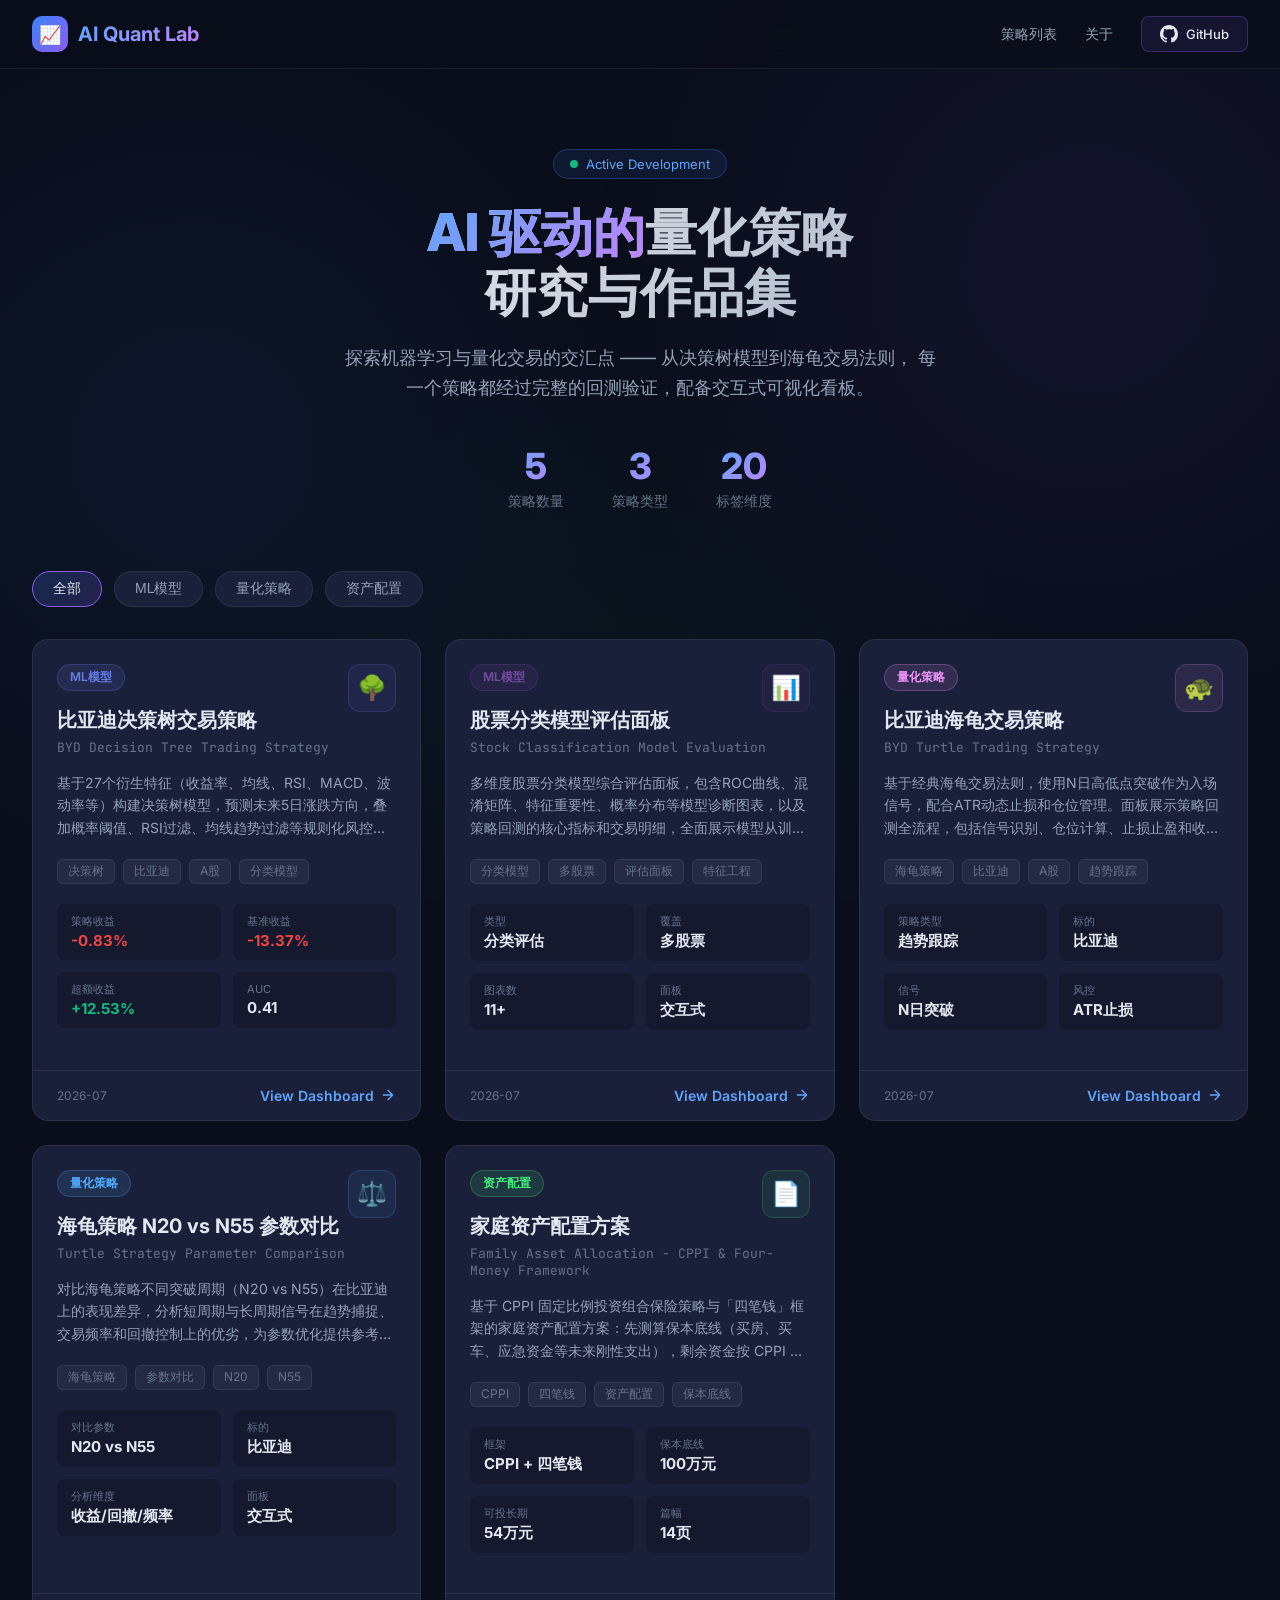
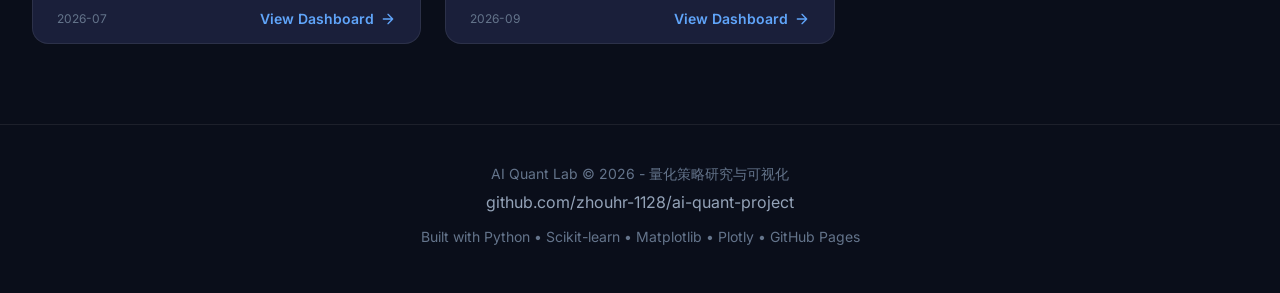
<file: index.html>
<!DOCTYPE html>
<html lang="zh-CN">
<head>
  <meta charset="UTF-8">
  <meta name="viewport" content="width=device-width, initial-scale=1.0">
  <title>AI Quant Lab - 量化策略作品集</title>
  <meta name="description" content="AI驱动的量化交易策略研究与实践作品集 - 决策树、海龟策略、分类模型等">
  <link rel="icon" href="data:image/svg+xml,<svg xmlns='http://www.w3.org/2000/svg' viewBox='0 0 100 100'><text y='.9em' font-size='90'>&#x1F4C8;</text></svg>">
  <link href="https://fonts.googleapis.com/css2?family=Inter:wght@400;500;600;700;800&family=JetBrains+Mono:wght@400;500&display=swap" rel="stylesheet">
  <link rel="stylesheet" href="assets/css/style.css">
</head>
<body>

  <!-- Navbar -->
  <nav class="navbar">
    <div class="nav-container">
      <a href="index.html" class="nav-logo">
        <span class="logo-icon">📈</span>
        <span class="logo-text">AI Quant Lab</span>
      </a>
      <div class="nav-links">
        <a href="#strategies">策略列表</a>
        <a href="#about">关于</a>
        <a href="https://github.com/zhouhr-1128/ai-quant-project" target="_blank" class="nav-github">
          <svg width="18" height="18" viewBox="0 0 24 24" fill="currentColor"><path d="M12 0C5.37 0 0 5.37 0 12c0 5.31 3.435 9.795 8.205 11.385.6.105.825-.255.825-.57 0-.285-.015-1.23-.015-2.235-3.015.555-3.795-.735-4.035-1.41-.135-.345-.72-1.41-1.23-1.695-.42-.225-1.02-.78-.015-.795.945-.015 1.62.87 1.845 1.23 1.08 1.815 2.805 1.305 3.495.99.105-.78.42-1.305.765-1.605-2.67-.3-5.46-1.335-5.46-5.925 0-1.305.465-2.385 1.23-3.225-.12-.3-.54-1.53.12-3.18 0 0 1.005-.315 3.3 1.23.96-.27 1.98-.405 3-.405s2.04.135 3 .405c2.295-1.56 3.3-1.23 3.3-1.23.66 1.65.24 2.88.12 3.18.765.84 1.23 1.905 1.23 3.225 0 4.605-2.805 5.625-5.475 5.925.435.375.81 1.095.81 2.22 0 1.605-.015 2.895-.015 3.3 0 .315.225.69.825.57A12.02 12.02 0 0024 12c0-6.63-5.37-12-12-12z"/></svg>
          GitHub
        </a>
      </div>
    </div>
  </nav>

  <!-- Hero -->
  <section class="hero">
    <div class="hero-badge">
      <span class="dot"></span>
      Active Development
    </div>
    <h1>
      <span class="gradient">AI 驱动的</span>量化策略<br>研究与作品集
    </h1>
    <p>
      探索机器学习与量化交易的交汇点 —— 从决策树模型到海龟交易法则，
      每一个策略都经过完整的回测验证，配备交互式可视化看板。
    </p>
    <div class="stats">
      <div class="stat-item">
        <div class="stat-value" id="stat-count">-</div>
        <div class="stat-label">策略数量</div>
      </div>
      <div class="stat-item">
        <div class="stat-value" id="stat-categories">-</div>
        <div class="stat-label">策略类型</div>
      </div>
      <div class="stat-item">
        <div class="stat-value" id="stat-tags">-</div>
        <div class="stat-label">标签维度</div>
      </div>
    </div>
  </section>

  <!-- Filters -->
  <div class="filters" id="filters"></div>

  <!-- Strategy Grid -->
  <section class="strategy-grid" id="strategy-grid">
    <div class="loading">Loading strategies...</div>
  </section>

  <!-- Footer -->
  <footer class="footer" id="about">
    <div class="footer-content">
      <p>AI Quant Lab &copy; 2026 - 量化策略研究与可视化</p>
      <a href="https://github.com/zhouhr-1128/ai-quant-project" target="_blank">
        github.com/zhouhr-1128/ai-quant-project
      </a>
      <p class="footer-tech">
        Built with Python &bull; Scikit-learn &bull; Matplotlib &bull; Plotly &bull; GitHub Pages
      </p>
    </div>
  </footer>

  <script src="assets/js/app.js"></script>
</body>
</html>
</file>
<file: assets/css/style.css>
:root {
  --bg-primary: #0a0e1a;
  --bg-secondary: #111827;
  --bg-card: #1a1f3a;
  --bg-card-hover: #20264a;
  --text-primary: #e2e8f0;
  --text-secondary: #94a3b8;
  --text-muted: #64748b;
  --accent-blue: #3b82f6;
  --accent-purple: #8b5cf6;
  --accent-green: #10b981;
  --accent-red: #ef4444;
  --accent-yellow: #f59e0b;
  --border-color: rgba(255, 255, 255, 0.08);
  --border-hover: rgba(139, 92, 246, 0.4);
  --shadow: 0 4px 24px rgba(0, 0, 0, 0.3);
  --shadow-hover: 0 8px 40px rgba(139, 92, 246, 0.15);
  --radius: 16px;
  --radius-sm: 10px;
  --transition: all 0.3s cubic-bezier(0.4, 0, 0.2, 1);
}

* {
  margin: 0;
  padding: 0;
  box-sizing: border-box;
}

body {
  font-family: 'Inter', -apple-system, BlinkMacSystemFont, 'Segoe UI', Roboto, sans-serif;
  background: var(--bg-primary);
  color: var(--text-primary);
  min-height: 100vh;
  overflow-x: hidden;
}

/* Animated background */
body::before {
  content: '';
  position: fixed;
  top: 0;
  left: 0;
  width: 100%;
  height: 100%;
  background:
    radial-gradient(circle at 15% 50%, rgba(59, 130, 246, 0.08) 0%, transparent 40%),
    radial-gradient(circle at 85% 30%, rgba(139, 92, 246, 0.08) 0%, transparent 40%),
    radial-gradient(circle at 50% 80%, rgba(16, 185, 129, 0.05) 0%, transparent 40%);
  z-index: -1;
  pointer-events: none;
}

/* Navbar */
.navbar {
  position: sticky;
  top: 0;
  z-index: 100;
  backdrop-filter: blur(20px);
  background: rgba(10, 14, 26, 0.8);
  border-bottom: 1px solid var(--border-color);
  padding: 16px 0;
}

.nav-container {
  max-width: 1280px;
  margin: 0 auto;
  padding: 0 32px;
  display: flex;
  justify-content: space-between;
  align-items: center;
}

.nav-logo {
  display: flex;
  align-items: center;
  gap: 10px;
  font-size: 20px;
  font-weight: 700;
  color: var(--text-primary);
  text-decoration: none;
}

.nav-logo .logo-icon {
  width: 36px;
  height: 36px;
  background: linear-gradient(135deg, var(--accent-blue), var(--accent-purple));
  border-radius: 10px;
  display: flex;
  align-items: center;
  justify-content: center;
  font-size: 18px;
}

.nav-logo .logo-text {
  background: linear-gradient(135deg, #60a5fa, #c084fc);
  -webkit-background-clip: text;
  -webkit-text-fill-color: transparent;
  background-clip: text;
}

.nav-links {
  display: flex;
  gap: 28px;
  align-items: center;
}

.nav-links a {
  color: var(--text-secondary);
  text-decoration: none;
  font-size: 14px;
  font-weight: 500;
  transition: var(--transition);
}

.nav-links a:hover {
  color: var(--text-primary);
}

.nav-github {
  display: flex;
  align-items: center;
  gap: 8px;
  padding: 8px 18px;
  background: rgba(139, 92, 246, 0.1);
  border: 1px solid rgba(139, 92, 246, 0.3);
  border-radius: 8px;
  color: var(--text-primary) !important;
  font-size: 13px !important;
  transition: var(--transition);
}

.nav-github:hover {
  background: rgba(139, 92, 246, 0.2);
  border-color: var(--accent-purple);
}

/* Hero */
.hero {
  max-width: 1280px;
  margin: 0 auto;
  padding: 80px 32px 40px;
  text-align: center;
}

.hero-badge {
  display: inline-flex;
  align-items: center;
  gap: 8px;
  padding: 6px 16px;
  background: rgba(59, 130, 246, 0.1);
  border: 1px solid rgba(59, 130, 246, 0.3);
  border-radius: 100px;
  font-size: 13px;
  color: #60a5fa;
  margin-bottom: 24px;
}

.hero-badge .dot {
  width: 8px;
  height: 8px;
  background: var(--accent-green);
  border-radius: 50%;
  animation: pulse 2s infinite;
}

@keyframes pulse {
  0%, 100% { opacity: 1; }
  50% { opacity: 0.4; }
}

.hero h1 {
  font-size: 52px;
  font-weight: 800;
  line-height: 1.15;
  margin-bottom: 20px;
  background: linear-gradient(135deg, #ffffff 0%, #94a3b8 100%);
  -webkit-background-clip: text;
  -webkit-text-fill-color: transparent;
  background-clip: text;
}

.hero h1 .gradient {
  background: linear-gradient(135deg, #60a5fa, #c084fc);
  -webkit-background-clip: text;
  -webkit-text-fill-color: transparent;
  background-clip: text;
}

.hero p {
  font-size: 18px;
  color: var(--text-secondary);
  max-width: 600px;
  margin: 0 auto 40px;
  line-height: 1.7;
}

/* Stats */
.stats {
  display: flex;
  justify-content: center;
  gap: 48px;
  margin-bottom: 20px;
}

.stat-item {
  text-align: center;
}

.stat-value {
  font-size: 36px;
  font-weight: 800;
  background: linear-gradient(135deg, #60a5fa, #c084fc);
  -webkit-background-clip: text;
  -webkit-text-fill-color: transparent;
  background-clip: text;
}

.stat-label {
  font-size: 14px;
  color: var(--text-muted);
  margin-top: 4px;
}

/* Filters */
.filters {
  max-width: 1280px;
  margin: 0 auto;
  padding: 0 32px 32px;
  display: flex;
  gap: 12px;
  flex-wrap: wrap;
}

.filter-btn {
  padding: 8px 20px;
  background: var(--bg-card);
  border: 1px solid var(--border-color);
  border-radius: 100px;
  color: var(--text-secondary);
  font-size: 14px;
  font-weight: 500;
  cursor: pointer;
  transition: var(--transition);
}

.filter-btn:hover {
  border-color: var(--border-hover);
  color: var(--text-primary);
}

.filter-btn.active {
  background: linear-gradient(135deg, rgba(59, 130, 246, 0.2), rgba(139, 92, 246, 0.2));
  border-color: var(--accent-purple);
  color: var(--text-primary);
}

/* Strategy Grid */
.strategy-grid {
  max-width: 1280px;
  margin: 0 auto;
  padding: 0 32px 80px;
  display: grid;
  grid-template-columns: repeat(auto-fill, minmax(380px, 1fr));
  gap: 24px;
}

.strategy-card {
  background: var(--bg-card);
  border: 1px solid var(--border-color);
  border-radius: var(--radius);
  overflow: hidden;
  transition: var(--transition);
  cursor: pointer;
  text-decoration: none;
  color: inherit;
  display: flex;
  flex-direction: column;
}

.strategy-card:hover {
  background: var(--bg-card-hover);
  border-color: var(--border-hover);
  box-shadow: var(--shadow-hover);
  transform: translateY(-4px);
}

.card-header {
  padding: 24px 24px 0;
  position: relative;
}

.card-category {
  display: inline-block;
  padding: 4px 12px;
  border-radius: 100px;
  font-size: 12px;
  font-weight: 600;
  margin-bottom: 16px;
}

.card-icon-wrap {
  position: absolute;
  top: 24px;
  right: 24px;
  width: 48px;
  height: 48px;
  border-radius: 12px;
  display: flex;
  align-items: center;
  justify-content: center;
  font-size: 24px;
}

.card-title {
  font-size: 20px;
  font-weight: 700;
  margin-bottom: 6px;
  line-height: 1.3;
}

.card-subtitle {
  font-size: 13px;
  color: var(--text-muted);
  margin-bottom: 16px;
  font-family: 'JetBrains Mono', monospace;
}

.card-body {
  padding: 0 24px 20px;
  flex: 1;
}

.card-description {
  font-size: 14px;
  color: var(--text-secondary);
  line-height: 1.6;
  margin-bottom: 20px;
  display: -webkit-box;
  -webkit-line-clamp: 3;
  -webkit-box-orient: vertical;
  overflow: hidden;
}

.card-tags {
  display: flex;
  flex-wrap: wrap;
  gap: 8px;
  margin-bottom: 20px;
}

.card-tag {
  padding: 3px 10px;
  background: rgba(255, 255, 255, 0.05);
  border: 1px solid var(--border-color);
  border-radius: 6px;
  font-size: 12px;
  color: var(--text-muted);
}

.card-metrics {
  display: grid;
  grid-template-columns: 1fr 1fr;
  gap: 12px;
  margin-bottom: 20px;
}

.metric-item {
  background: rgba(0, 0, 0, 0.2);
  border-radius: 8px;
  padding: 10px 14px;
}

.metric-label {
  font-size: 11px;
  color: var(--text-muted);
  margin-bottom: 2px;
}

.metric-value {
  font-size: 15px;
  font-weight: 700;
}

.metric-value.positive {
  color: var(--accent-green);
}

.metric-value.negative {
  color: var(--accent-red);
}

.card-footer {
  padding: 16px 24px;
  border-top: 1px solid var(--border-color);
  display: flex;
  justify-content: space-between;
  align-items: center;
}

.card-date {
  font-size: 12px;
  color: var(--text-muted);
}

.card-link {
  display: flex;
  align-items: center;
  gap: 6px;
  font-size: 14px;
  font-weight: 600;
  color: #60a5fa;
  transition: var(--transition);
}

.strategy-card:hover .card-link {
  gap: 10px;
  color: #c084fc;
}

/* Footer */
.footer {
  border-top: 1px solid var(--border-color);
  padding: 40px 32px;
  text-align: center;
}

.footer-content {
  max-width: 1280px;
  margin: 0 auto;
}

.footer p {
  font-size: 14px;
  color: var(--text-muted);
  margin-bottom: 8px;
}

.footer a {
  color: var(--text-secondary);
  text-decoration: none;
  transition: var(--transition);
}

.footer a:hover {
  color: var(--accent-purple);
}

.footer-tech {
  font-size: 12px;
  color: var(--text-muted);
  margin-top: 16px;
}

/* Loading */
.loading {
  text-align: center;
  padding: 60px;
  color: var(--text-muted);
}

/* Responsive */
@media (max-width: 768px) {
  .hero h1 {
    font-size: 32px;
  }
  .hero p {
    font-size: 16px;
  }
  .stats {
    gap: 24px;
  }
  .stat-value {
    font-size: 28px;
  }
  .strategy-grid {
    grid-template-columns: 1fr;
    padding: 0 16px 40px;
  }
  .nav-links {
    display: none;
  }
}

/* Scroll animation */
.fade-in {
  opacity: 0;
  transform: translateY(20px);
  transition: opacity 0.6s ease, transform 0.6s ease;
}

.fade-in.visible {
  opacity: 1;
  transform: translateY(0);
}
</file>
